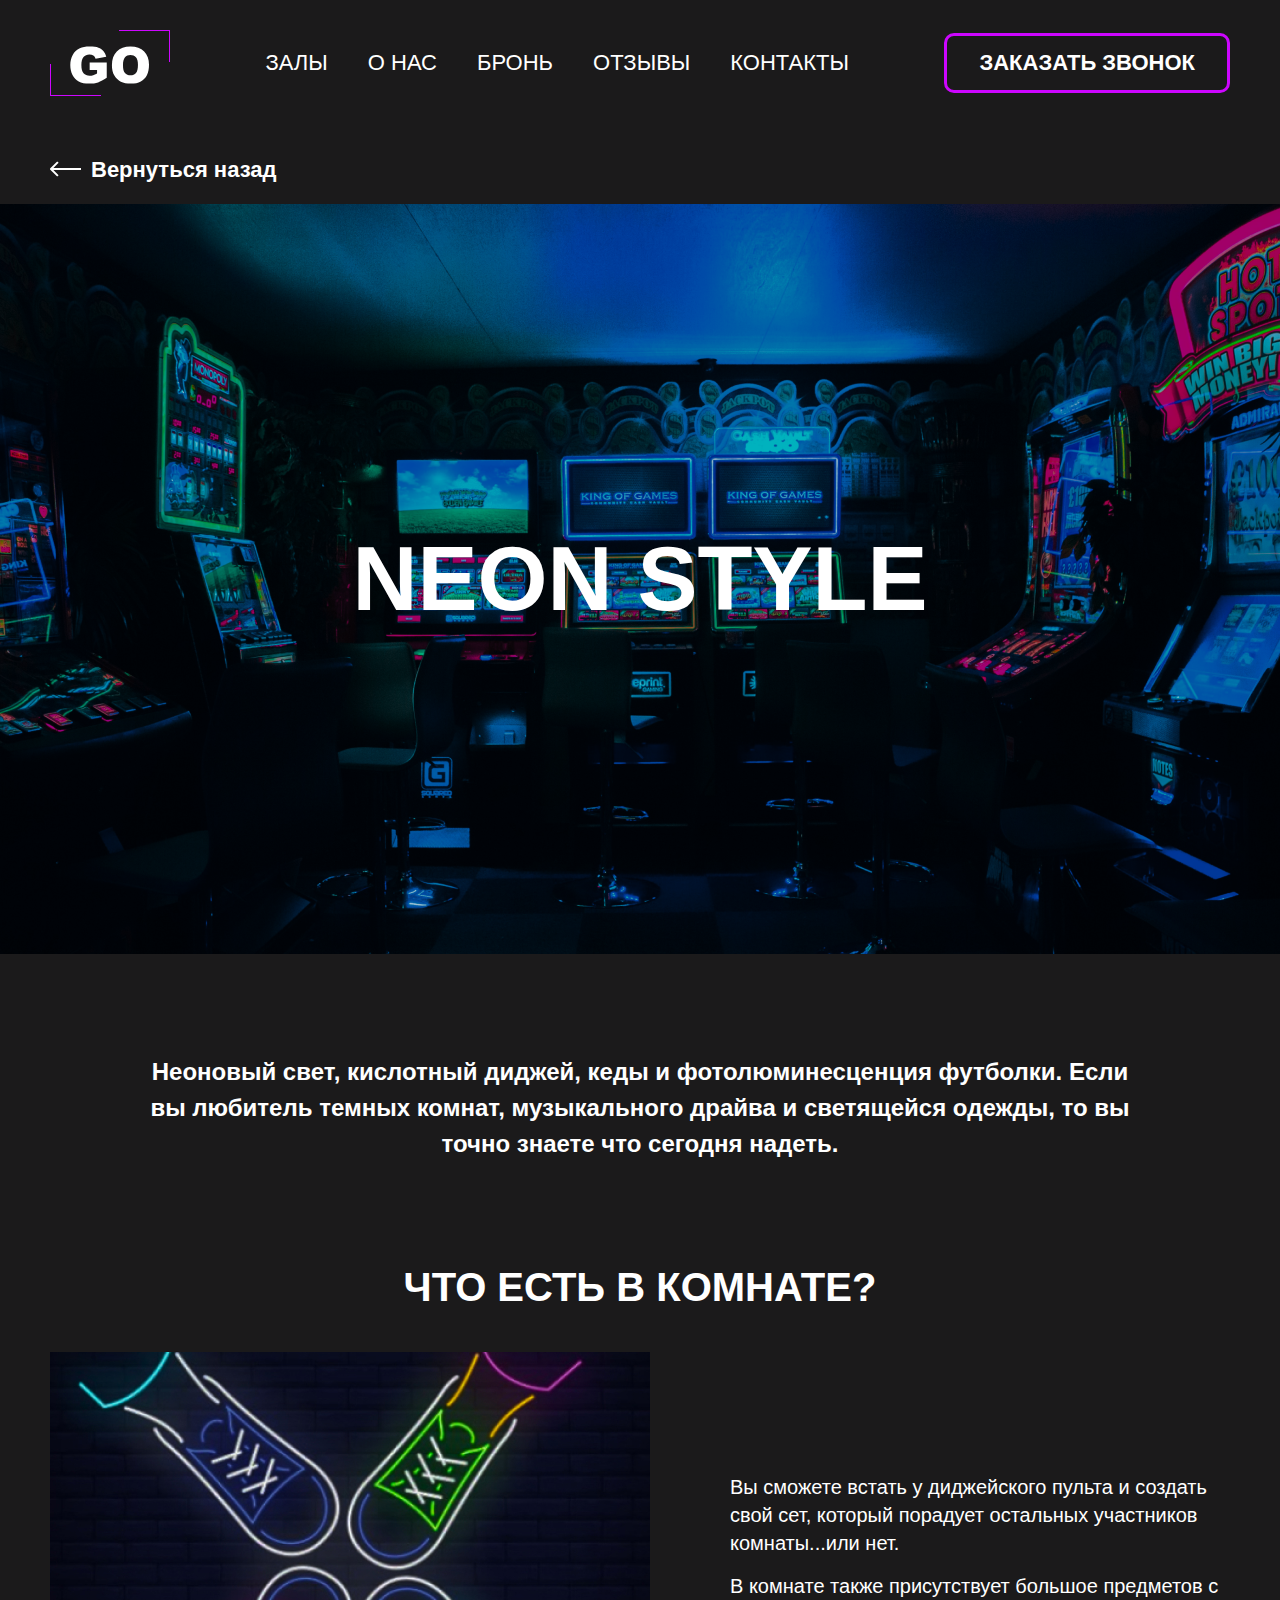
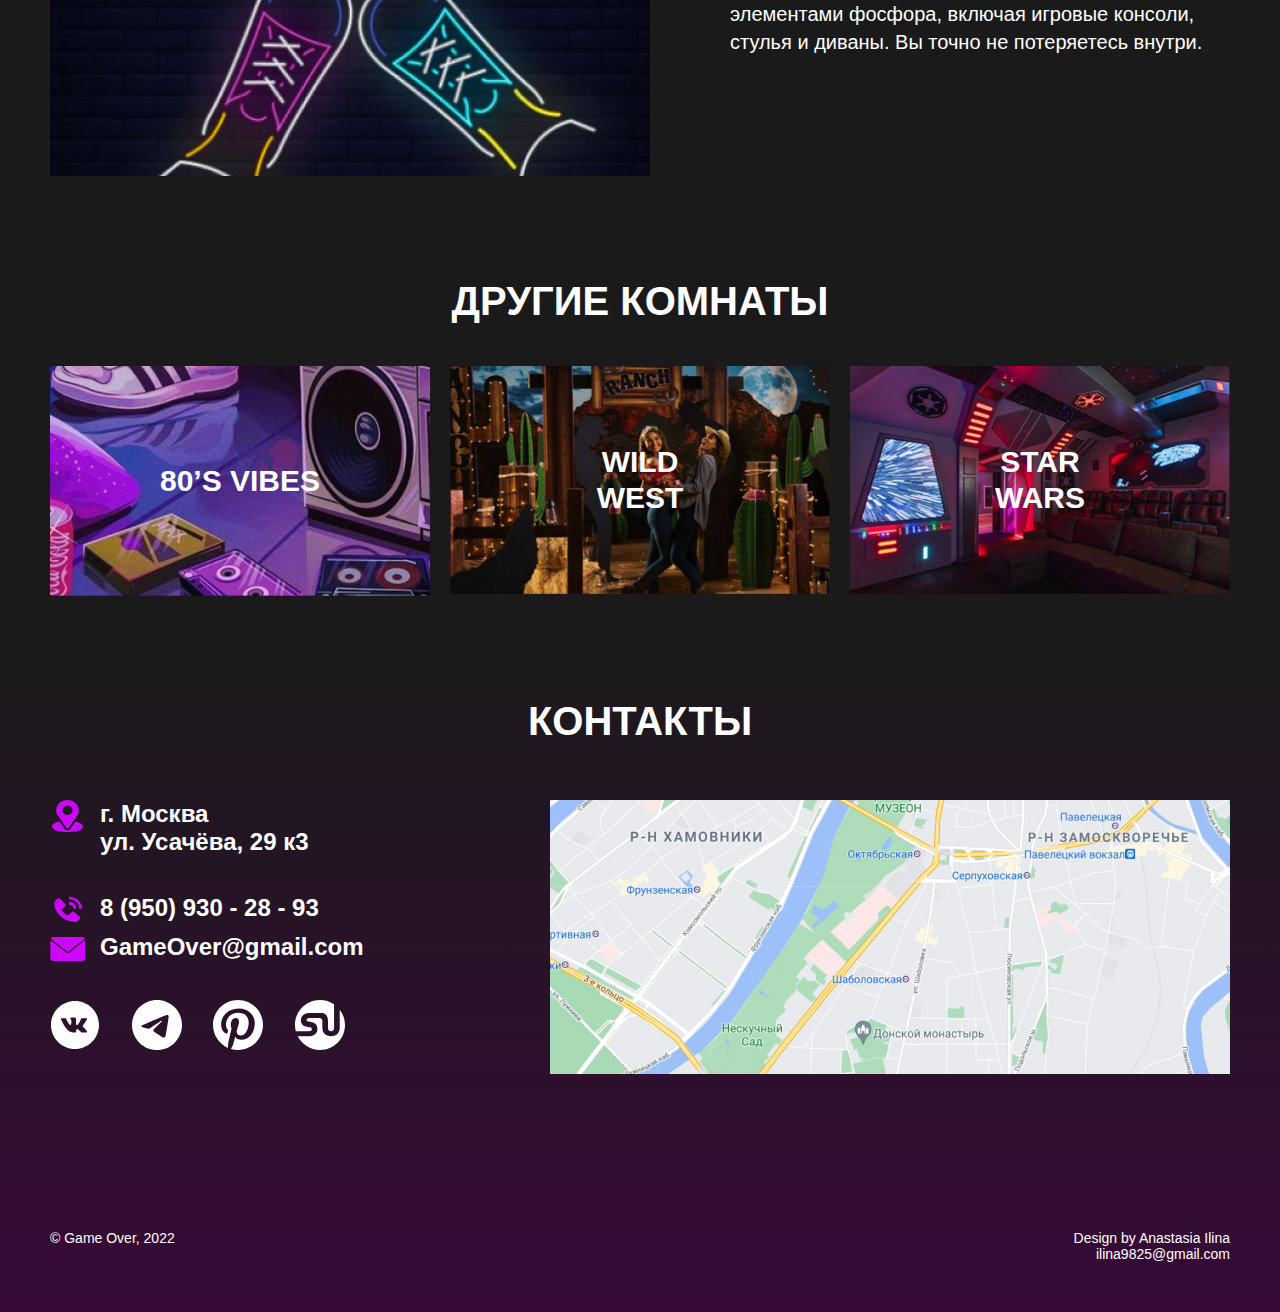
<file: neonstyle.html>
<!DOCTYPE html>
<html lang="ru">
  <head>
    <meta charset="UTF-8" />
    <meta name="viewport" content="width=device-width, initial-scale=1.0" />
    <link rel="icon" type="image/svg+xml" href="img/favicon.svg" />
    <link rel="icon" type="image/png" href="img/favicon.png" />
    <link rel="stylesheet" href="css/style.css" />
    <title>GO</title>
  </head>
  <body>
    <header class="header-room">
      <div class="container">
        <nav class="header-room__nav">
          <button class="burger"><span></span><span></span><span></span></button>
          <img class="header-room__img" src="img/logo-header.svg" alt="Логотип GO" />
          <ul class="header-room__list">
            <li><a class="header-room__link" href="index.html#halls">Залы</a></li>
            <li><a class="header-room__link" href="index.html#about">О нас</a></li>
            <li><a class="header-room__link" href="index.html#reserve">Бронь</a></li>
            <li><a class="header-room__link" href="index.html#reviews">Отзывы</a></li>
            <li><a class="header-room__link" href="index.html#contacts">Контакты</a></li>
          </ul>
          <button class="header-room__button" href="#">Заказать звонок</button>
        </nav>
        <a class="goto" href="index.html">Вернуться назад</a>
      </div>
    </header>

    <main>
      <section class="banner-room">
        <h2 class="banner-room__title banner-room__title_neon">neon style</h2>
        <div class="container">
          <p class="banner-room__text">
            Неоновый свет, кислотный диджей, кеды и фотолюминесценция футболки. Если вы любитель темных комнат, музыкального драйва и светящейся одежды, то вы точно знаете что сегодня надеть.
          </p>
        </div>
      </section>

      <section class="available-room">
        <div class="container">
          <h2 class="available-room__title title">Что есть в комнате?</h2>
          <div class="available-room__content">
            <div class="available-room__picture">
              <img class="available-room__img" src="img/room/neon_s.jpg" alt="" />
            </div>
            <div class="available-room__block">
              <p class="available-room__text">Вы сможете встать у диджейского пульта и создать свой сет, который порадует остальных участников комнаты...или нет.</p>
              <p class="available-room__text">В комнате также присутствует большое предметов с элементами фосфора, включая игровые консоли, стулья и диваны. Вы точно не потеряетесь внутри.</p>
            </div>
          </div>
        </div>
      </section>

      <section class="room">
        <div class="container">
          <h2 class="room__title title">Другие комнаты</h2>
          <ul class="room__list">
            <li class="room__item">
              <a class="room__link room__link_vibes80" href="vibes.html">80’s<span class="room__span">vibes</span></a>
              <a class="room__link room__link_vibes" href="vibes.html">80’s vibes</a>
            </li>
            <li class="room__item">
              <a class="room__link room__link_wild" href="wildwest.html">Wild<span class="room__span"> west</span></a>
            </li>
            <li class="room__item">
              <a class="room__link room__link_star" href="starwars.html">Star<span class="room__span">wars</span></a>
            </li>
          </ul>
        </div>
      </section>
    </main>
    <footer class="footer" id="contacts">
      <div class="container">
        <h2 class="footer__title title">Контакты</h2>

        <div class="footer__block">
          <div class="footer__contacts">
            <address class="footer__address address">
              <p class="address__link address__contacts address__contacts_bg_cart">г. Москва ул.&nbsp;Усачёва,&nbsp;29 к3</p>
              <a class="address__link address__contacts address__contacts_bg_tel" href="tel:89509302893">8 (950) 930 - 28 - 93</a>
              <a class="address__link address__contacts address__contacts_bg_mail" href="mailto:gameover@gmail.com">GameOver@gmail.com</a>
            </address>

            <ul class="social">
              <li class="social__item">
                <a class="social__link" href="#">
                  <svg width="50" height="50" viewbox="0 0 50 50" fill="currentColor" xmlns="http://www.w3.org/2000/svg">
                    <path
                      d="M24.9999 1C11.7449 1 0.999878 11.745 0.999878 25C0.999878 38.255 11.7449 49 24.9999 49C38.2549 49 48.9999 38.255 48.9999 25C48.9999 11.745 38.2549 1 24.9999 1ZM34.2299 28.0775C34.2299 28.0775 36.3524 30.1725 36.8749 31.145C36.8899 31.165 36.8974 31.185 36.9024 31.195C37.1149 31.5525 37.1649 31.83 37.0599 32.0375C36.8849 32.3825 36.2849 32.5525 36.0799 32.5675H32.3299C32.0699 32.5675 31.5249 32.5 30.8649 32.045C30.3574 31.69 29.8574 31.1075 29.3699 30.54C28.6424 29.695 28.0124 28.965 27.3774 28.965C27.2967 28.9649 27.2166 28.9775 27.1399 29.0025C26.6599 29.1575 26.0449 29.8425 26.0449 31.6675C26.0449 32.2375 25.5949 32.565 25.2774 32.565H23.5599C22.9749 32.565 19.9274 32.36 17.2274 29.5125C13.9224 26.025 10.9474 19.03 10.9224 18.965C10.7349 18.5125 11.1224 18.27 11.5449 18.27H15.3324C15.8374 18.27 16.0024 18.5775 16.1174 18.85C16.2524 19.1675 16.7474 20.43 17.5599 21.85C18.8774 24.165 19.6849 25.105 20.3324 25.105C20.4538 25.1036 20.573 25.0727 20.6799 25.015C21.5249 24.545 21.3674 21.5325 21.3299 20.9075C21.3299 20.79 21.3274 19.56 20.8949 18.97C20.5849 18.5425 20.0574 18.38 19.7374 18.32C19.8669 18.1413 20.0375 17.9964 20.2349 17.8975C20.8149 17.6075 21.8599 17.565 22.8974 17.565H23.4749C24.5999 17.58 24.8899 17.6525 25.2974 17.755C26.1224 17.9525 26.1399 18.485 26.0674 20.3075C26.0449 20.825 26.0224 21.41 26.0224 22.1C26.0224 22.25 26.0149 22.41 26.0149 22.58C25.9899 23.5075 25.9599 24.56 26.6149 24.9925C26.7003 25.0461 26.799 25.0746 26.8999 25.075C27.1274 25.075 27.8124 25.075 29.6674 21.8925C30.2395 20.8681 30.7366 19.8037 31.1549 18.7075C31.1924 18.6425 31.3024 18.4425 31.4324 18.365C31.5283 18.3161 31.6347 18.2912 31.7424 18.2925H36.1949C36.6799 18.2925 37.0124 18.365 37.0749 18.5525C37.1849 18.85 37.0549 19.7575 35.0224 22.51L34.1149 23.7075C32.2724 26.1225 32.2724 26.245 34.2299 28.0775Z"
                    />
                  </svg>
                </a>
              </li>

              <li class="social__item">
                <a class="social__link" href="#">
                  <svg width="50" height="50" viewbox="0 0 50 50" fill="currentColor" xmlns="http://www.w3.org/2000/svg">
                    <path
                      d="M49.9999 25C49.9999 31.6304 47.366 37.9893 42.6775 42.6777C37.9891 47.3661 31.6303 50 24.9999 50C18.3695 50 12.0106 47.3661 7.32221 42.6777C2.6338 37.9893 -0.00012207 31.6304 -0.00012207 25C-0.00012207 18.3696 2.6338 12.0107 7.32221 7.32233C12.0106 2.63392 18.3695 0 24.9999 0C31.6303 0 37.9891 2.63392 42.6775 7.32233C47.366 12.0107 49.9999 18.3696 49.9999 25ZM25.8968 18.4563C23.4655 19.4688 18.603 21.5625 11.3155 24.7375C10.1343 25.2062 9.51238 25.6687 9.45613 26.1187C9.36238 26.8781 10.3155 27.1781 11.6124 27.5875L12.1593 27.7594C13.4343 28.175 15.153 28.6594 16.0436 28.6781C16.8561 28.6969 17.7593 28.3656 18.7561 27.6781C25.5655 23.0813 29.0811 20.7594 29.2999 20.7094C29.4561 20.6719 29.6749 20.6281 29.8186 20.7594C29.9655 20.8875 29.9499 21.1344 29.9343 21.2C29.8405 21.6031 26.0999 25.0781 24.1655 26.8781C23.5624 27.4406 23.1343 27.8375 23.0468 27.9281C22.8541 28.125 22.6582 28.3188 22.4593 28.5094C21.2718 29.6531 20.3843 30.5094 22.5061 31.9094C23.528 32.5844 24.3468 33.1375 25.1624 33.6937C26.0499 34.3 26.9374 34.9031 28.0874 35.6594C28.378 35.8469 28.6593 36.05 28.9311 36.2437C29.9655 36.9812 30.8999 37.6437 32.0468 37.5375C32.7155 37.475 33.4061 36.85 33.7561 34.975C34.5843 30.5469 36.2124 20.9562 36.5874 17.0031C36.6103 16.6745 36.5966 16.3444 36.5468 16.0187C36.5173 15.756 36.3902 15.5139 36.1905 15.3406C35.9062 15.1443 35.5672 15.0427 35.2218 15.05C34.2843 15.0656 32.8374 15.5688 25.8968 18.4563Z"
                    />
                  </svg>
                </a>
              </li>

              <li class="social__item">
                <a class="social__link" href="#">
                  <svg width="50" height="50" viewbox="0 0 50 50" fill="currentColor" xmlns="http://www.w3.org/2000/svg">
                    <path
                      d="M25.0005 0C11.1947 0 -0.000152588 11.1936 -0.000152588 25.0006C-0.000152588 35.2378 6.15562 44.0314 14.9646 47.8981C14.8941 46.1526 14.9511 44.0558 15.3998 42.159C15.8806 40.1282 18.6165 28.5359 18.6165 28.5359C18.6165 28.5359 17.8178 26.9397 17.8178 24.5808C17.8178 20.8763 19.9652 18.1077 22.6383 18.1077C24.912 18.1077 26.0107 19.8154 26.0107 21.8609C26.0107 24.1468 24.5537 27.5635 23.8037 30.7327C23.1768 33.3859 25.1338 35.5481 27.7498 35.5481C32.4864 35.5481 35.6761 29.4647 35.6761 22.2558C35.6761 16.7782 31.9864 12.6769 25.2742 12.6769C17.6902 12.6769 12.9659 18.3321 12.9659 24.6487C12.9659 26.8282 13.6082 28.3635 14.6146 29.5513C15.0768 30.0981 15.1409 30.318 14.9736 30.9462C14.8537 31.4058 14.5781 32.5128 14.4646 32.9519C14.2986 33.5853 13.7857 33.8109 13.2127 33.5776C9.71972 32.1513 8.0928 28.3263 8.0928 24.0263C8.0928 16.9237 14.0819 8.40898 25.9601 8.40898C35.5056 8.40898 41.7877 15.316 41.7877 22.732C41.7877 32.5378 36.3351 39.8647 28.2979 39.8647C25.5998 39.8647 23.0607 38.4051 22.1909 36.7487C22.1909 36.7487 20.7396 42.5077 20.4325 43.6218C19.9024 45.5494 18.8646 47.4763 17.9159 48.9769C20.2162 49.6571 22.6024 50.0025 25.0011 50.0026C38.8063 50.0013 49.9998 38.8071 49.9998 25.0006C49.9998 11.1936 38.8063 0 25.0005 0Z"
                    />
                  </svg>
                </a>
              </li>

              <li class="social__item">
                <a class="social__link" href="#">
                  <svg width="50" height="50" viewbox="0 0 50 50" fill="currentColor" xmlns="http://www.w3.org/2000/svg">
                    <path
                      fill-rule="evenodd"
                      clip-rule="evenodd"
                      d="M44.7441 9.66919C48.1583 14.0494 50.0085 19.4463 49.9999 24.9999C49.9999 38.8051 38.805 49.9999 25.0006 49.9999C15.2871 49.9999 6.86597 44.4576 2.72751 36.3647H13.6237C18.816 36.3647 22.4429 33.566 22.4429 29.0923C22.4429 19.6108 11.5051 23.4737 11.5051 20.1089C11.5051 18.4878 12.8057 17.898 15.1858 17.898H22.7692C24.8711 17.898 27.3435 18.275 27.3435 20.5685V28.1243C27.3435 33.5955 31.6159 36.364 36.0441 36.364C40.548 36.364 44.7435 33.5955 44.7435 28.1243V9.66919H44.7441Z"
                    />
                    <path
                      fill-rule="evenodd"
                      clip-rule="evenodd"
                      d="M25.0005 2.43241e-05C30.0173 -0.00698868 34.919 1.50262 39.0626 4.33079V28.3013C39.0626 29.9628 37.7037 31.3224 36.0447 31.3224C34.3838 31.3224 33.0261 29.9628 33.0261 28.3013V21.1186C33.0261 15.3846 30.1242 12.9994 26.3447 12.9994H14.0441C9.59088 12.9994 5.89665 15.834 5.89665 20.3289C5.89665 22.6289 6.8819 25.9994 11.5415 26.8353C15.337 27.5186 16.8351 27.3199 16.8351 29.3506C16.8351 31.3224 14.6261 31.3224 11.7101 31.3224H0.808189C0.269676 29.2582 -0.0019826 27.1334 -0.000143311 25C-0.000143311 11.1981 11.196 2.43241e-05 25.0005 2.43241e-05Z"
                    />
                  </svg>
                </a>
              </li>
            </ul>
          </div>
          <div class="footer__picture">
            <img class="footer__img" src="img/map.jpg" alt="карта" />
          </div>
        </div>
        <div class="copyright">
          <p class="footer__text">© Game Over, 2022</p>
          <div class="copyright__block">
            <p class="footer__text">Design by Anastasia Ilina</p>
            <p class="footer__text">ilina9825@gmail.com</p>
          </div>
        </div>
      </div>
    </footer>
  </body>
</html>
</file>
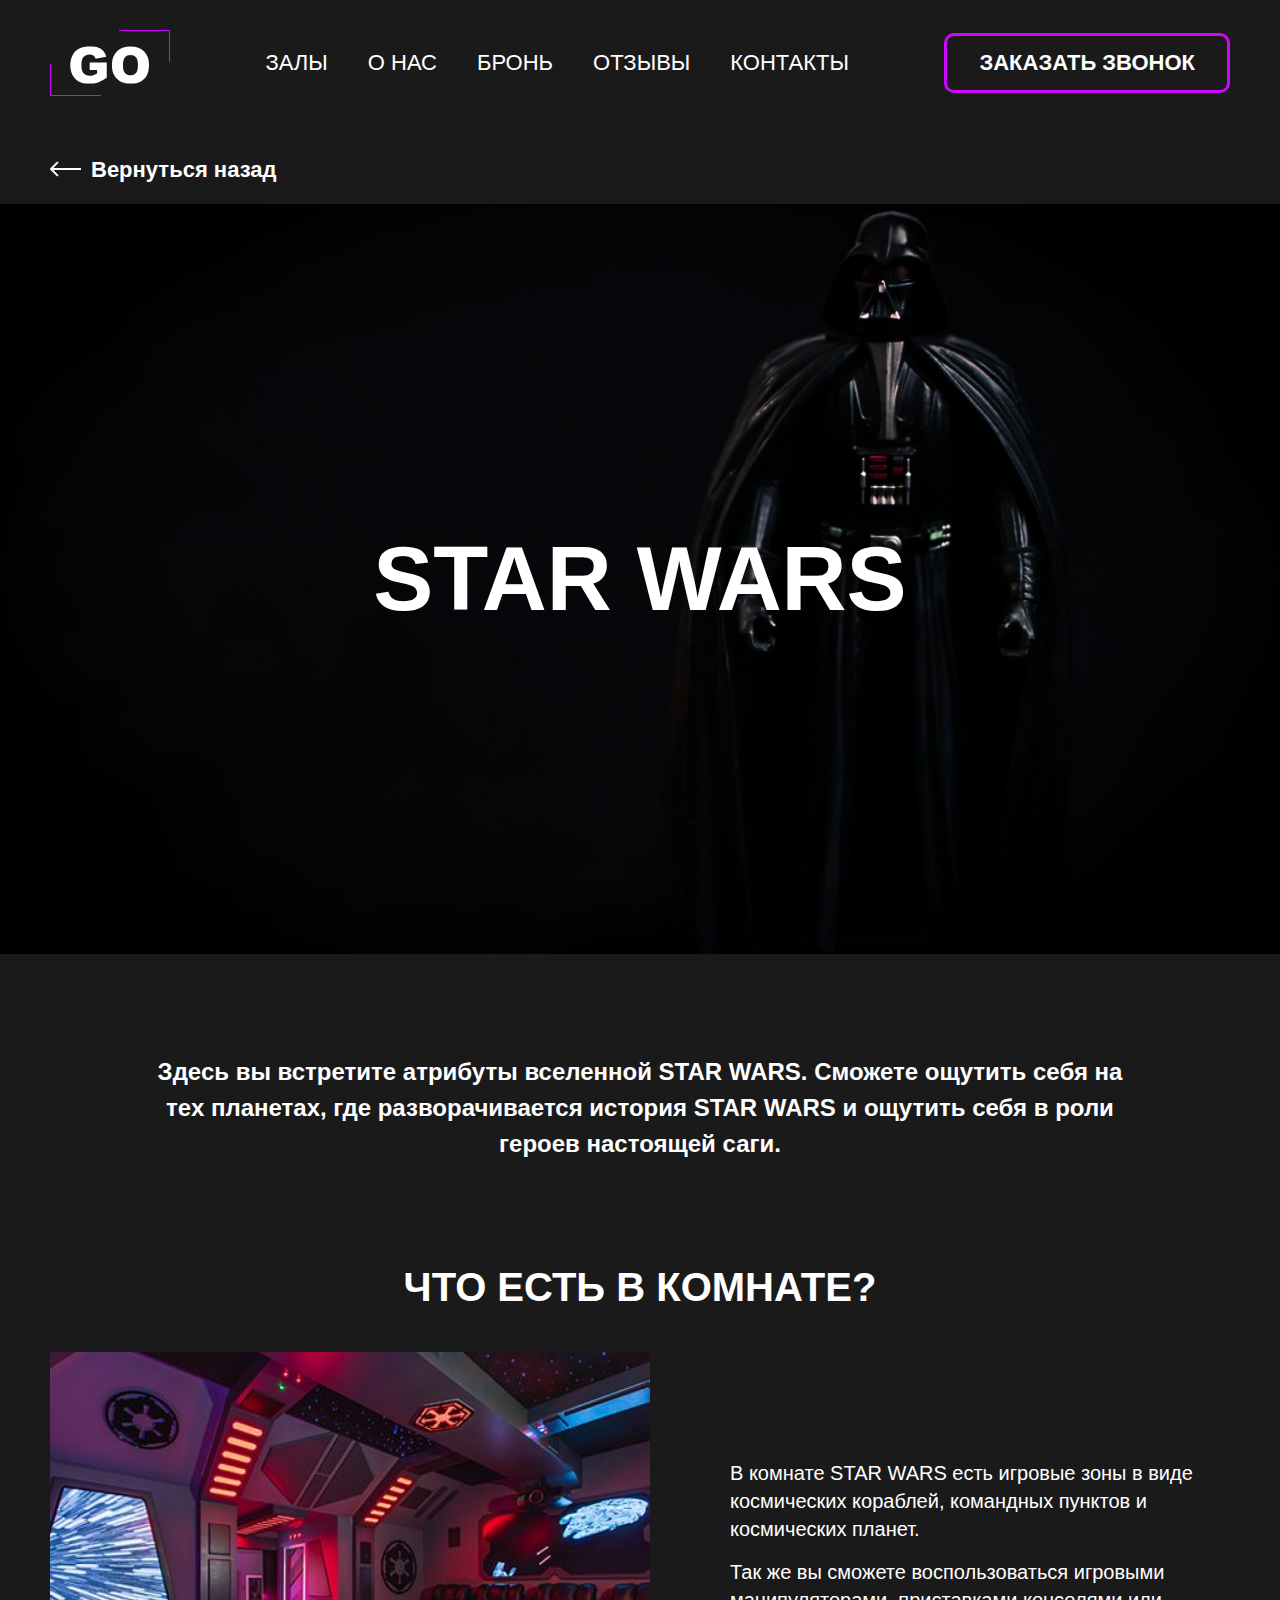
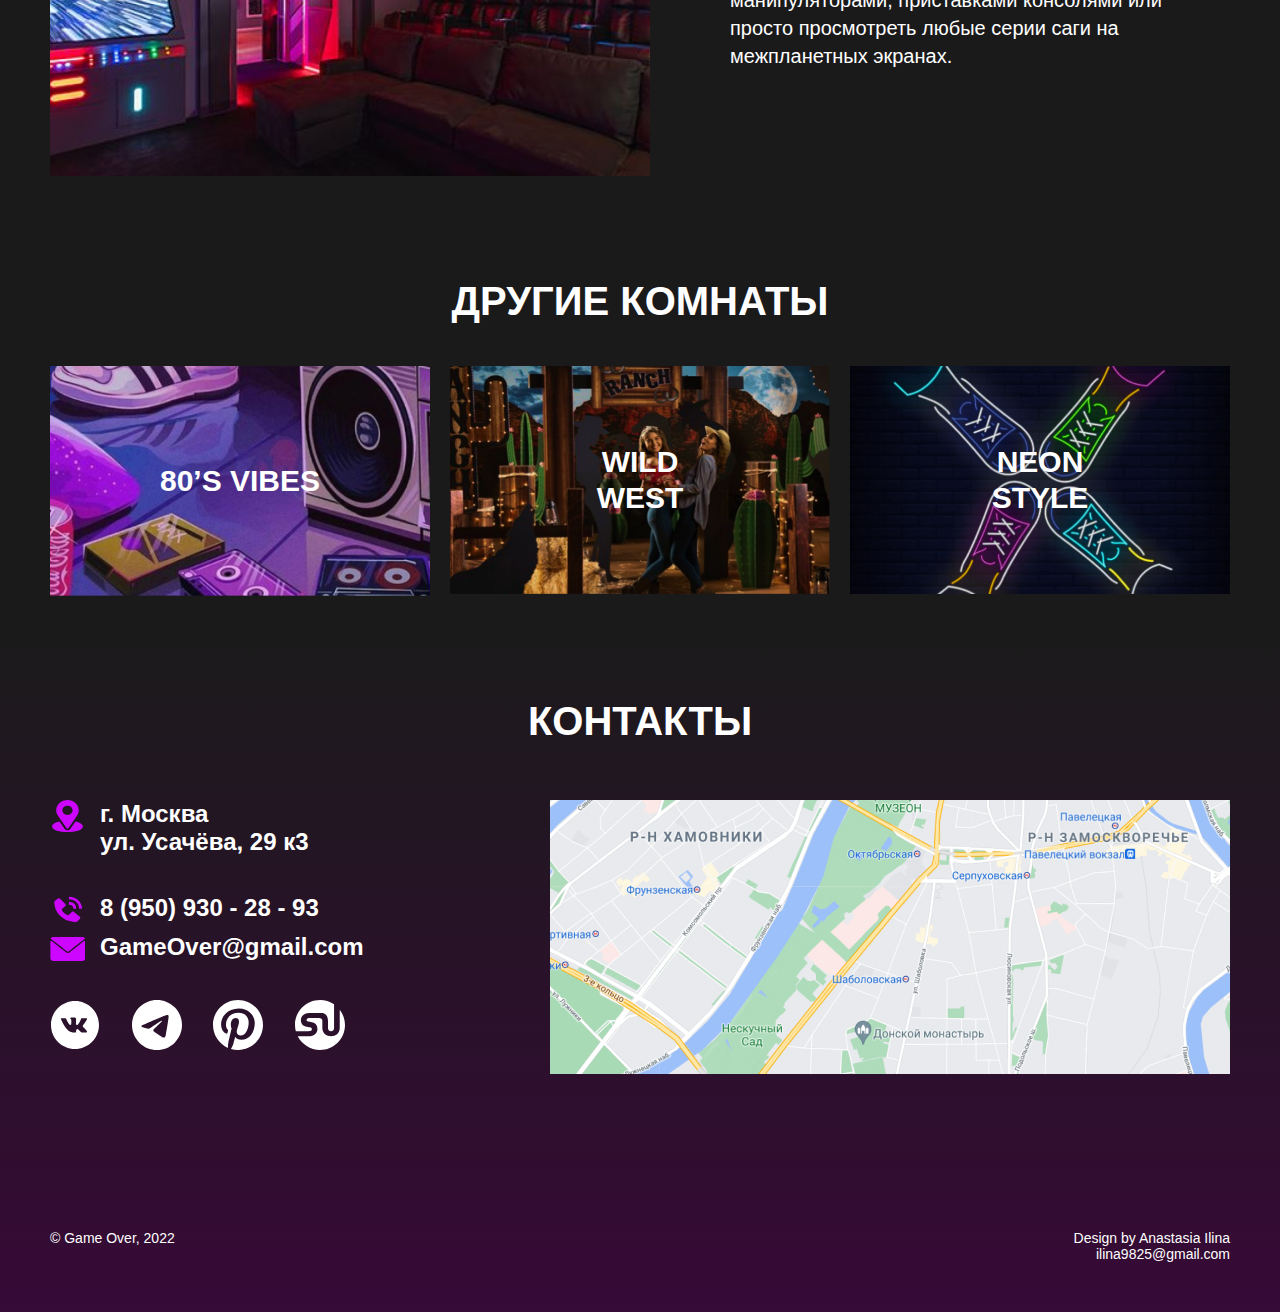
<file: starwars.html>
<!DOCTYPE html>
<html lang="ru">
  <head>
    <meta charset="UTF-8" />
    <meta name="viewport" content="width=device-width, initial-scale=1.0" />
    <link rel="icon" type="image/svg+xml" href="img/favicon.svg" />
    <link rel="icon" type="image/png" href="img/favicon.png" />
    <link rel="stylesheet" href="css/style.css" />
    <title>GO</title>
  </head>
  <body>
    <header class="header-room">
      <div class="container">
        <nav class="header-room__nav">
          <button class="burger"><span></span><span></span><span></span></button>
          <img class="header-room__img" src="img/logo-header.svg" alt="Логотип GO" />
          <ul class="header-room__list">
            <li><a class="header-room__link" href="index.html#halls">Залы</a></li>
            <li><a class="header-room__link" href="index.html#about">О нас</a></li>
            <li><a class="header-room__link" href="index.html#reserve">Бронь</a></li>
            <li><a class="header-room__link" href="index.html#reviews">Отзывы</a></li>
            <li><a class="header-room__link" href="index.html#contacts">Контакты</a></li>
          </ul>
          <button class="header-room__button" href="#">Заказать звонок</button>
        </nav>
        <a class="goto" href="index.html">Вернуться назад</a>
      </div>
    </header>

    <main>
      <section class="banner-room">
        <h2 class="banner-room__title banner-room__title_star">Star wars</h2>
        <div class="container">
          <p class="banner-room__text">
            Здесь вы встретите атрибуты вселенной STAR WARS. Сможете ощутить себя на тех планетах, где разворачивается история STAR WARS и ощутить себя в роли героев наcтоящей саги.  
          </p>
        </div>
      </section>

      <section class="available-room">
        <div class="container">
          <h2 class="available-room__title title">Что есть в комнате?</h2>
          <div class="available-room__content">
            <div class="available-room__picture">
              <img class="available-room__img" src="img/room/star-room.jpg" alt="" />
            </div>
            <div class="available-room__block">
              <p class="available-room__text">В комнате STAR WARS есть игровые зоны в виде космических кораблей, командных пунктов и космических планет.</p>
              <p class="available-room__text">Так же вы сможете воспользоваться игровыми манипуляторами, приставками консолями или просто просмотреть любые серии саги на межпланетных экранах.</p>
            </div>
          </div>
        </div>
      </section>

      <section class="room">
        <div class="container">
          <h2 class="room__title title">Другие комнаты</h2>
          <ul class="room__list">
            <li class="room__item">
              <a class="room__link room__link_vibes80" href="vibes.html">80’s<span class="room__span">vibes</span></a>
              <a class="room__link room__link_vibes" href="vibes.html">80’s vibes</a>
            </li>
            <li class="room__item">
              <a class="room__link room__link_wild" href="wildwest.html">Wild<span class="room__span"> west</span></a>
            </li>
           
            <li class="room__item">
              <a class="room__link room__link_neon" href="neonstyle.html">Neon<span class="room__span">style</span></a>
            </li>
          </ul>
        </div>
      </section>
    </main>
    <footer class="footer" id="contacts">
      <div class="container">
        <h2 class="footer__title title">Контакты</h2>

        <div class="footer__block">
          <div class="footer__contacts">
            <address class="footer__address address">
              <p class="address__link address__contacts address__contacts_bg_cart">г. Москва ул.&nbsp;Усачёва,&nbsp;29 к3</p>
              <a class="address__link address__contacts address__contacts_bg_tel" href="tel:89509302893">8 (950) 930 - 28 - 93</a>
              <a class="address__link address__contacts address__contacts_bg_mail" href="mailto:gameover@gmail.com">GameOver@gmail.com</a>
            </address>

            <ul class="social">
              <li class="social__item">
                <a class="social__link" href="#">
                  <svg width="50" height="50" viewbox="0 0 50 50" fill="currentColor" xmlns="http://www.w3.org/2000/svg">
                    <path
                      d="M24.9999 1C11.7449 1 0.999878 11.745 0.999878 25C0.999878 38.255 11.7449 49 24.9999 49C38.2549 49 48.9999 38.255 48.9999 25C48.9999 11.745 38.2549 1 24.9999 1ZM34.2299 28.0775C34.2299 28.0775 36.3524 30.1725 36.8749 31.145C36.8899 31.165 36.8974 31.185 36.9024 31.195C37.1149 31.5525 37.1649 31.83 37.0599 32.0375C36.8849 32.3825 36.2849 32.5525 36.0799 32.5675H32.3299C32.0699 32.5675 31.5249 32.5 30.8649 32.045C30.3574 31.69 29.8574 31.1075 29.3699 30.54C28.6424 29.695 28.0124 28.965 27.3774 28.965C27.2967 28.9649 27.2166 28.9775 27.1399 29.0025C26.6599 29.1575 26.0449 29.8425 26.0449 31.6675C26.0449 32.2375 25.5949 32.565 25.2774 32.565H23.5599C22.9749 32.565 19.9274 32.36 17.2274 29.5125C13.9224 26.025 10.9474 19.03 10.9224 18.965C10.7349 18.5125 11.1224 18.27 11.5449 18.27H15.3324C15.8374 18.27 16.0024 18.5775 16.1174 18.85C16.2524 19.1675 16.7474 20.43 17.5599 21.85C18.8774 24.165 19.6849 25.105 20.3324 25.105C20.4538 25.1036 20.573 25.0727 20.6799 25.015C21.5249 24.545 21.3674 21.5325 21.3299 20.9075C21.3299 20.79 21.3274 19.56 20.8949 18.97C20.5849 18.5425 20.0574 18.38 19.7374 18.32C19.8669 18.1413 20.0375 17.9964 20.2349 17.8975C20.8149 17.6075 21.8599 17.565 22.8974 17.565H23.4749C24.5999 17.58 24.8899 17.6525 25.2974 17.755C26.1224 17.9525 26.1399 18.485 26.0674 20.3075C26.0449 20.825 26.0224 21.41 26.0224 22.1C26.0224 22.25 26.0149 22.41 26.0149 22.58C25.9899 23.5075 25.9599 24.56 26.6149 24.9925C26.7003 25.0461 26.799 25.0746 26.8999 25.075C27.1274 25.075 27.8124 25.075 29.6674 21.8925C30.2395 20.8681 30.7366 19.8037 31.1549 18.7075C31.1924 18.6425 31.3024 18.4425 31.4324 18.365C31.5283 18.3161 31.6347 18.2912 31.7424 18.2925H36.1949C36.6799 18.2925 37.0124 18.365 37.0749 18.5525C37.1849 18.85 37.0549 19.7575 35.0224 22.51L34.1149 23.7075C32.2724 26.1225 32.2724 26.245 34.2299 28.0775Z"
                    />
                  </svg>
                </a>
              </li>

              <li class="social__item">
                <a class="social__link" href="#">
                  <svg width="50" height="50" viewbox="0 0 50 50" fill="currentColor" xmlns="http://www.w3.org/2000/svg">
                    <path
                      d="M49.9999 25C49.9999 31.6304 47.366 37.9893 42.6775 42.6777C37.9891 47.3661 31.6303 50 24.9999 50C18.3695 50 12.0106 47.3661 7.32221 42.6777C2.6338 37.9893 -0.00012207 31.6304 -0.00012207 25C-0.00012207 18.3696 2.6338 12.0107 7.32221 7.32233C12.0106 2.63392 18.3695 0 24.9999 0C31.6303 0 37.9891 2.63392 42.6775 7.32233C47.366 12.0107 49.9999 18.3696 49.9999 25ZM25.8968 18.4563C23.4655 19.4688 18.603 21.5625 11.3155 24.7375C10.1343 25.2062 9.51238 25.6687 9.45613 26.1187C9.36238 26.8781 10.3155 27.1781 11.6124 27.5875L12.1593 27.7594C13.4343 28.175 15.153 28.6594 16.0436 28.6781C16.8561 28.6969 17.7593 28.3656 18.7561 27.6781C25.5655 23.0813 29.0811 20.7594 29.2999 20.7094C29.4561 20.6719 29.6749 20.6281 29.8186 20.7594C29.9655 20.8875 29.9499 21.1344 29.9343 21.2C29.8405 21.6031 26.0999 25.0781 24.1655 26.8781C23.5624 27.4406 23.1343 27.8375 23.0468 27.9281C22.8541 28.125 22.6582 28.3188 22.4593 28.5094C21.2718 29.6531 20.3843 30.5094 22.5061 31.9094C23.528 32.5844 24.3468 33.1375 25.1624 33.6937C26.0499 34.3 26.9374 34.9031 28.0874 35.6594C28.378 35.8469 28.6593 36.05 28.9311 36.2437C29.9655 36.9812 30.8999 37.6437 32.0468 37.5375C32.7155 37.475 33.4061 36.85 33.7561 34.975C34.5843 30.5469 36.2124 20.9562 36.5874 17.0031C36.6103 16.6745 36.5966 16.3444 36.5468 16.0187C36.5173 15.756 36.3902 15.5139 36.1905 15.3406C35.9062 15.1443 35.5672 15.0427 35.2218 15.05C34.2843 15.0656 32.8374 15.5688 25.8968 18.4563Z"
                    />
                  </svg>
                </a>
              </li>

              <li class="social__item">
                <a class="social__link" href="#">
                  <svg width="50" height="50" viewbox="0 0 50 50" fill="currentColor" xmlns="http://www.w3.org/2000/svg">
                    <path
                      d="M25.0005 0C11.1947 0 -0.000152588 11.1936 -0.000152588 25.0006C-0.000152588 35.2378 6.15562 44.0314 14.9646 47.8981C14.8941 46.1526 14.9511 44.0558 15.3998 42.159C15.8806 40.1282 18.6165 28.5359 18.6165 28.5359C18.6165 28.5359 17.8178 26.9397 17.8178 24.5808C17.8178 20.8763 19.9652 18.1077 22.6383 18.1077C24.912 18.1077 26.0107 19.8154 26.0107 21.8609C26.0107 24.1468 24.5537 27.5635 23.8037 30.7327C23.1768 33.3859 25.1338 35.5481 27.7498 35.5481C32.4864 35.5481 35.6761 29.4647 35.6761 22.2558C35.6761 16.7782 31.9864 12.6769 25.2742 12.6769C17.6902 12.6769 12.9659 18.3321 12.9659 24.6487C12.9659 26.8282 13.6082 28.3635 14.6146 29.5513C15.0768 30.0981 15.1409 30.318 14.9736 30.9462C14.8537 31.4058 14.5781 32.5128 14.4646 32.9519C14.2986 33.5853 13.7857 33.8109 13.2127 33.5776C9.71972 32.1513 8.0928 28.3263 8.0928 24.0263C8.0928 16.9237 14.0819 8.40898 25.9601 8.40898C35.5056 8.40898 41.7877 15.316 41.7877 22.732C41.7877 32.5378 36.3351 39.8647 28.2979 39.8647C25.5998 39.8647 23.0607 38.4051 22.1909 36.7487C22.1909 36.7487 20.7396 42.5077 20.4325 43.6218C19.9024 45.5494 18.8646 47.4763 17.9159 48.9769C20.2162 49.6571 22.6024 50.0025 25.0011 50.0026C38.8063 50.0013 49.9998 38.8071 49.9998 25.0006C49.9998 11.1936 38.8063 0 25.0005 0Z"
                    />
                  </svg>
                </a>
              </li>

              <li class="social__item">
                <a class="social__link" href="#">
                  <svg width="50" height="50" viewbox="0 0 50 50" fill="currentColor" xmlns="http://www.w3.org/2000/svg">
                    <path
                      fill-rule="evenodd"
                      clip-rule="evenodd"
                      d="M44.7441 9.66919C48.1583 14.0494 50.0085 19.4463 49.9999 24.9999C49.9999 38.8051 38.805 49.9999 25.0006 49.9999C15.2871 49.9999 6.86597 44.4576 2.72751 36.3647H13.6237C18.816 36.3647 22.4429 33.566 22.4429 29.0923C22.4429 19.6108 11.5051 23.4737 11.5051 20.1089C11.5051 18.4878 12.8057 17.898 15.1858 17.898H22.7692C24.8711 17.898 27.3435 18.275 27.3435 20.5685V28.1243C27.3435 33.5955 31.6159 36.364 36.0441 36.364C40.548 36.364 44.7435 33.5955 44.7435 28.1243V9.66919H44.7441Z"
                    />
                    <path
                      fill-rule="evenodd"
                      clip-rule="evenodd"
                      d="M25.0005 2.43241e-05C30.0173 -0.00698868 34.919 1.50262 39.0626 4.33079V28.3013C39.0626 29.9628 37.7037 31.3224 36.0447 31.3224C34.3838 31.3224 33.0261 29.9628 33.0261 28.3013V21.1186C33.0261 15.3846 30.1242 12.9994 26.3447 12.9994H14.0441C9.59088 12.9994 5.89665 15.834 5.89665 20.3289C5.89665 22.6289 6.8819 25.9994 11.5415 26.8353C15.337 27.5186 16.8351 27.3199 16.8351 29.3506C16.8351 31.3224 14.6261 31.3224 11.7101 31.3224H0.808189C0.269676 29.2582 -0.0019826 27.1334 -0.000143311 25C-0.000143311 11.1981 11.196 2.43241e-05 25.0005 2.43241e-05Z"
                    />
                  </svg>
                </a>
              </li>
            </ul>
          </div>
          <div class="footer__picture">
            <img class="footer__img" src="img/map.jpg" alt="карта" />
          </div>
        </div>
        <div class="copyright">
          <p class="footer__text">© Game Over, 2022</p>
          <div class="copyright__block">
            <p class="footer__text">Design by Anastasia Ilina</p>
            <p class="footer__text">ilina9825@gmail.com</p>
          </div>
        </div>
      </div>
    </footer>
  </body>
</html>
</file>
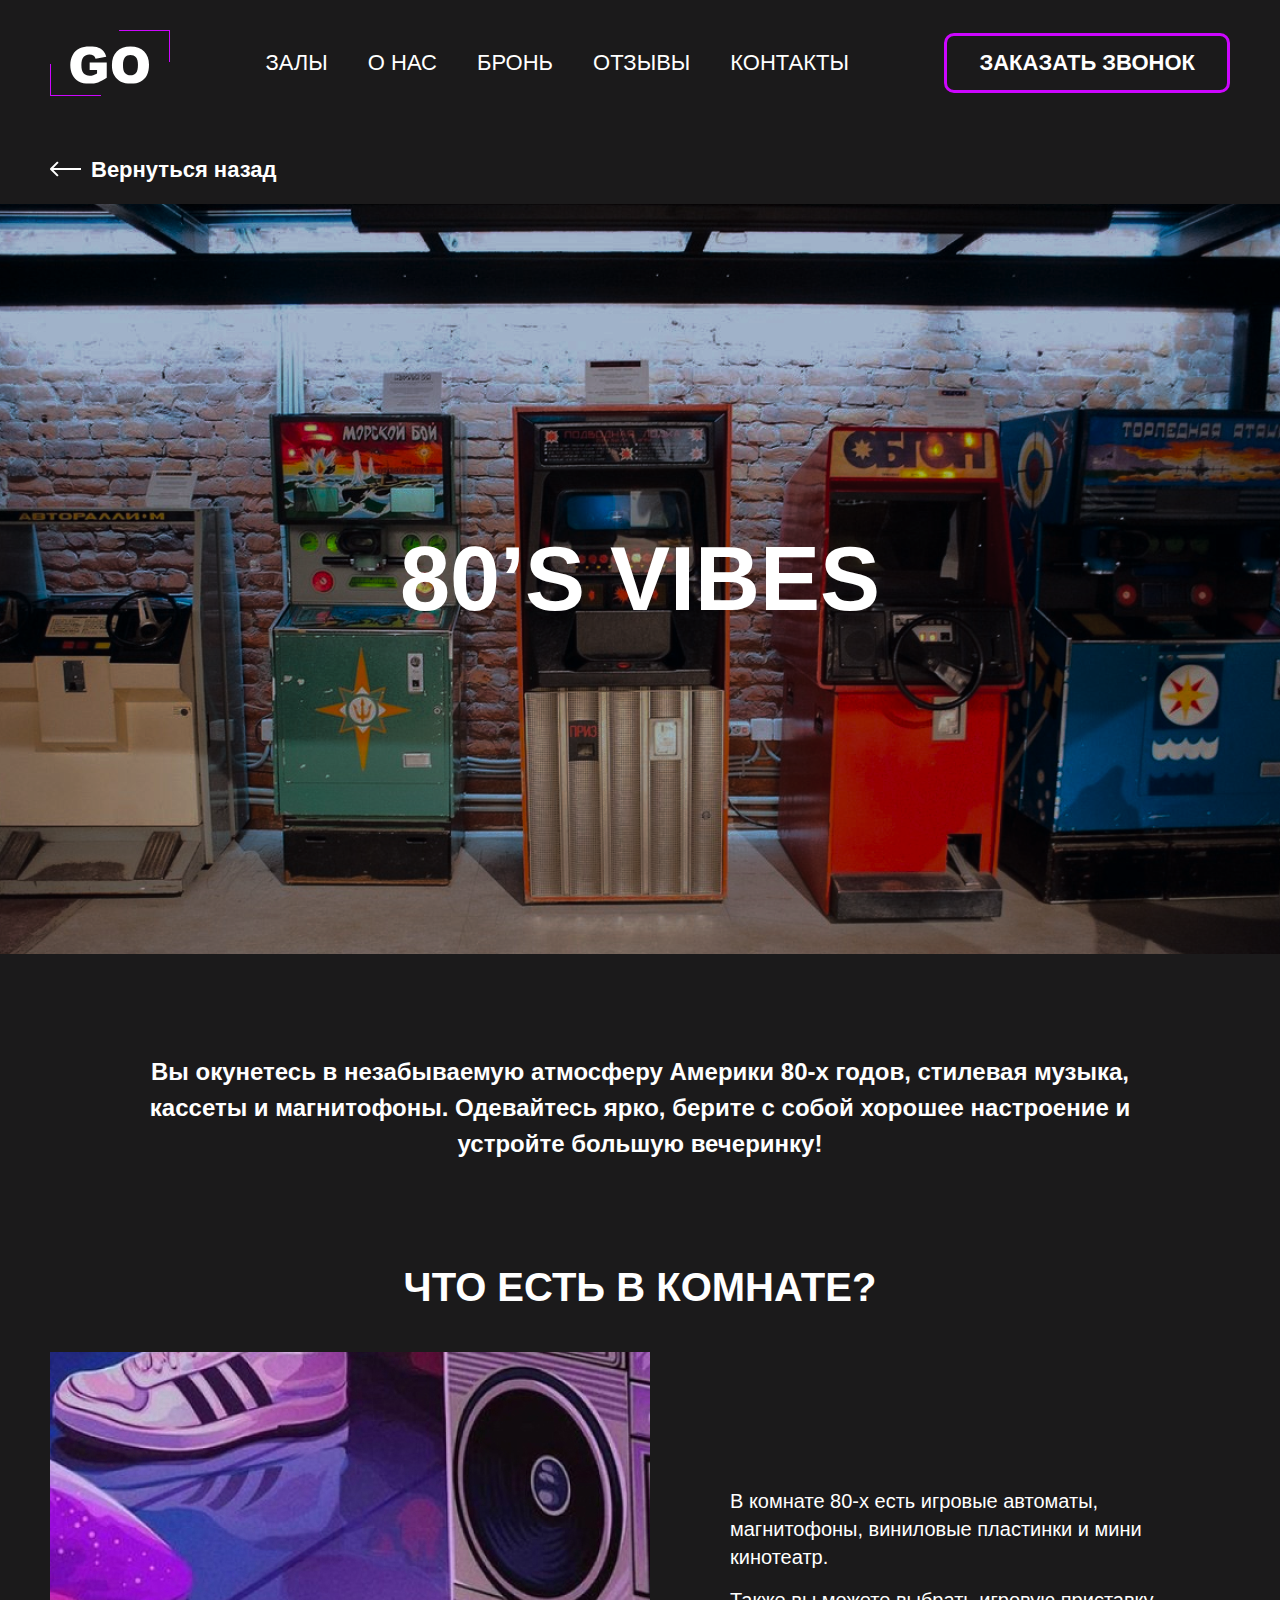
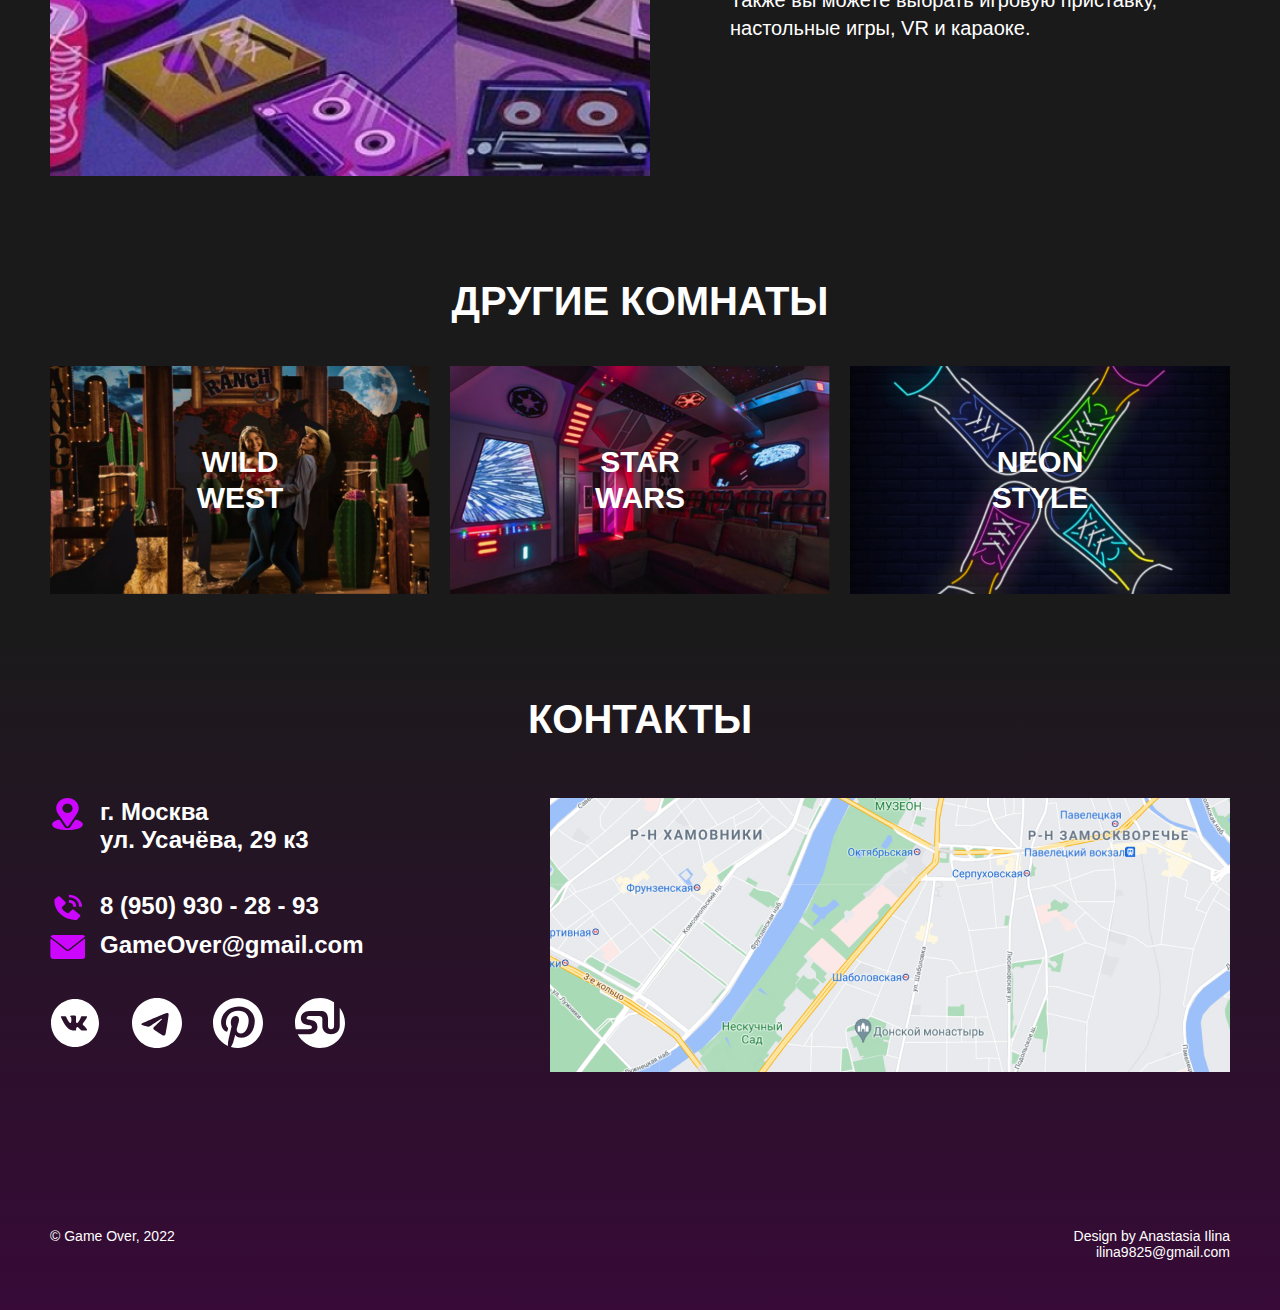
<file: vibes.html>
<!DOCTYPE html>
<html lang="ru">
  <head>
    <meta charset="UTF-8" />
    <meta name="viewport" content="width=device-width, initial-scale=1.0" />
    <link rel="icon" type="image/svg+xml" href="img/favicon.svg" />
    <link rel="icon" type="image/png" href="img/favicon.png" />
    <link rel="stylesheet" href="css/style.css" />
    <title>GO</title>
  </head>
  <body>
    <header class="header-room">
      <div class="container">
        <nav class="header-room__nav">
          <button class="burger"><span></span><span></span><span></span></button>
          <img class="header-room__img" src="img/logo-header.svg" alt="Логотип GO" />
          <ul class="header-room__list">
            <li><a class="header-room__link" href="index.html#halls">Залы</a></li>
            <li><a class="header-room__link" href="index.html#about">О нас</a></li>
            <li><a class="header-room__link" href="index.html#reserve">Бронь</a></li>
            <li><a class="header-room__link" href="index.html#reviews">Отзывы</a></li>
            <li><a class="header-room__link" href="index.html#contacts">Контакты</a></li>
          </ul>
          <button class="header-room__button" href="#">Заказать звонок</button>
        </nav>
        <a class="goto" href="index.html">Вернуться назад</a>
      </div>
    </header>

    <main>
      <section class="banner-room">
        <h2 class="banner-room__title banner-room__title_vibes">80’s vibes</h2>
        <div class="container">
          <p class="banner-room__text">
            Вы окунетесь в незабываемую атмосферу Америки 80-х годов, стилевая музыка, кассеты и магнитофоны. Одевайтесь ярко, берите с собой хорошее настроение и устройте большую вечеринку!
          </p>
        </div>
      </section>

      <section class="available-room">
        <div class="container">
          <h2 class="available-room__title title">Что есть в комнате?</h2>
          <div class="available-room__content">
            <div class="available-room__picture">
              <img class="available-room__img" src="img/room/vibes-room.jpg" alt="" />
            </div>
            <div class="available-room__block">
              <p class="available-room__text">В комнате 80-х есть игровые автоматы, магнитофоны, виниловые пластинки и мини кинотеатр.</p>
              <p class="available-room__text">Также вы можете выбрать игровую приставку, настольные игры, VR и караоке.</p>
            </div>
          </div>
        </div>
      </section>

      <section class="room">
        <div class="container">
          <h2 class="room__title title">Другие комнаты</h2>
          <ul class="room__list">
            <li class="room__item">
              <a class="room__link room__link_wild" href="wildwest.html">Wild<span class="room__span"> west</span></a>
            </li>
            <li class="room__item">
              <a class="room__link room__link_star" href="starwars.html">Star<span class="room__span">wars</span></a>
            </li>
            <li class="room__item">
              <a class="room__link room__link_neon" href="neonstyle.html">Neon<span class="room__span">style</span></a>
            </li>
          </ul>
        </div>
      </section>
    </main>
    <footer class="footer" id="contacts">
      <div class="container">
        <h2 class="footer__title title">Контакты</h2>

        <div class="footer__block">
          <div class="footer__contacts">
            <address class="footer__address address">
              <p class="address__link address__contacts address__contacts_bg_cart">г. Москва ул.&nbsp;Усачёва,&nbsp;29 к3</p>
              <a class="address__link address__contacts address__contacts_bg_tel" href="tel:89509302893">8 (950) 930 - 28 - 93</a>
              <a class="address__link address__contacts address__contacts_bg_mail" href="mailto:gameover@gmail.com">GameOver@gmail.com</a>
            </address>

            <ul class="social">
              <li class="social__item">
                <a class="social__link" href="#">
                  <svg width="50" height="50" viewbox="0 0 50 50" fill="currentColor" xmlns="http://www.w3.org/2000/svg">
                    <path
                      d="M24.9999 1C11.7449 1 0.999878 11.745 0.999878 25C0.999878 38.255 11.7449 49 24.9999 49C38.2549 49 48.9999 38.255 48.9999 25C48.9999 11.745 38.2549 1 24.9999 1ZM34.2299 28.0775C34.2299 28.0775 36.3524 30.1725 36.8749 31.145C36.8899 31.165 36.8974 31.185 36.9024 31.195C37.1149 31.5525 37.1649 31.83 37.0599 32.0375C36.8849 32.3825 36.2849 32.5525 36.0799 32.5675H32.3299C32.0699 32.5675 31.5249 32.5 30.8649 32.045C30.3574 31.69 29.8574 31.1075 29.3699 30.54C28.6424 29.695 28.0124 28.965 27.3774 28.965C27.2967 28.9649 27.2166 28.9775 27.1399 29.0025C26.6599 29.1575 26.0449 29.8425 26.0449 31.6675C26.0449 32.2375 25.5949 32.565 25.2774 32.565H23.5599C22.9749 32.565 19.9274 32.36 17.2274 29.5125C13.9224 26.025 10.9474 19.03 10.9224 18.965C10.7349 18.5125 11.1224 18.27 11.5449 18.27H15.3324C15.8374 18.27 16.0024 18.5775 16.1174 18.85C16.2524 19.1675 16.7474 20.43 17.5599 21.85C18.8774 24.165 19.6849 25.105 20.3324 25.105C20.4538 25.1036 20.573 25.0727 20.6799 25.015C21.5249 24.545 21.3674 21.5325 21.3299 20.9075C21.3299 20.79 21.3274 19.56 20.8949 18.97C20.5849 18.5425 20.0574 18.38 19.7374 18.32C19.8669 18.1413 20.0375 17.9964 20.2349 17.8975C20.8149 17.6075 21.8599 17.565 22.8974 17.565H23.4749C24.5999 17.58 24.8899 17.6525 25.2974 17.755C26.1224 17.9525 26.1399 18.485 26.0674 20.3075C26.0449 20.825 26.0224 21.41 26.0224 22.1C26.0224 22.25 26.0149 22.41 26.0149 22.58C25.9899 23.5075 25.9599 24.56 26.6149 24.9925C26.7003 25.0461 26.799 25.0746 26.8999 25.075C27.1274 25.075 27.8124 25.075 29.6674 21.8925C30.2395 20.8681 30.7366 19.8037 31.1549 18.7075C31.1924 18.6425 31.3024 18.4425 31.4324 18.365C31.5283 18.3161 31.6347 18.2912 31.7424 18.2925H36.1949C36.6799 18.2925 37.0124 18.365 37.0749 18.5525C37.1849 18.85 37.0549 19.7575 35.0224 22.51L34.1149 23.7075C32.2724 26.1225 32.2724 26.245 34.2299 28.0775Z"
                    />
                  </svg>
                </a>
              </li>

              <li class="social__item">
                <a class="social__link" href="#">
                  <svg width="50" height="50" viewbox="0 0 50 50" fill="currentColor" xmlns="http://www.w3.org/2000/svg">
                    <path
                      d="M49.9999 25C49.9999 31.6304 47.366 37.9893 42.6775 42.6777C37.9891 47.3661 31.6303 50 24.9999 50C18.3695 50 12.0106 47.3661 7.32221 42.6777C2.6338 37.9893 -0.00012207 31.6304 -0.00012207 25C-0.00012207 18.3696 2.6338 12.0107 7.32221 7.32233C12.0106 2.63392 18.3695 0 24.9999 0C31.6303 0 37.9891 2.63392 42.6775 7.32233C47.366 12.0107 49.9999 18.3696 49.9999 25ZM25.8968 18.4563C23.4655 19.4688 18.603 21.5625 11.3155 24.7375C10.1343 25.2062 9.51238 25.6687 9.45613 26.1187C9.36238 26.8781 10.3155 27.1781 11.6124 27.5875L12.1593 27.7594C13.4343 28.175 15.153 28.6594 16.0436 28.6781C16.8561 28.6969 17.7593 28.3656 18.7561 27.6781C25.5655 23.0813 29.0811 20.7594 29.2999 20.7094C29.4561 20.6719 29.6749 20.6281 29.8186 20.7594C29.9655 20.8875 29.9499 21.1344 29.9343 21.2C29.8405 21.6031 26.0999 25.0781 24.1655 26.8781C23.5624 27.4406 23.1343 27.8375 23.0468 27.9281C22.8541 28.125 22.6582 28.3188 22.4593 28.5094C21.2718 29.6531 20.3843 30.5094 22.5061 31.9094C23.528 32.5844 24.3468 33.1375 25.1624 33.6937C26.0499 34.3 26.9374 34.9031 28.0874 35.6594C28.378 35.8469 28.6593 36.05 28.9311 36.2437C29.9655 36.9812 30.8999 37.6437 32.0468 37.5375C32.7155 37.475 33.4061 36.85 33.7561 34.975C34.5843 30.5469 36.2124 20.9562 36.5874 17.0031C36.6103 16.6745 36.5966 16.3444 36.5468 16.0187C36.5173 15.756 36.3902 15.5139 36.1905 15.3406C35.9062 15.1443 35.5672 15.0427 35.2218 15.05C34.2843 15.0656 32.8374 15.5688 25.8968 18.4563Z"
                    />
                  </svg>
                </a>
              </li>

              <li class="social__item">
                <a class="social__link" href="#">
                  <svg width="50" height="50" viewbox="0 0 50 50" fill="currentColor" xmlns="http://www.w3.org/2000/svg">
                    <path
                      d="M25.0005 0C11.1947 0 -0.000152588 11.1936 -0.000152588 25.0006C-0.000152588 35.2378 6.15562 44.0314 14.9646 47.8981C14.8941 46.1526 14.9511 44.0558 15.3998 42.159C15.8806 40.1282 18.6165 28.5359 18.6165 28.5359C18.6165 28.5359 17.8178 26.9397 17.8178 24.5808C17.8178 20.8763 19.9652 18.1077 22.6383 18.1077C24.912 18.1077 26.0107 19.8154 26.0107 21.8609C26.0107 24.1468 24.5537 27.5635 23.8037 30.7327C23.1768 33.3859 25.1338 35.5481 27.7498 35.5481C32.4864 35.5481 35.6761 29.4647 35.6761 22.2558C35.6761 16.7782 31.9864 12.6769 25.2742 12.6769C17.6902 12.6769 12.9659 18.3321 12.9659 24.6487C12.9659 26.8282 13.6082 28.3635 14.6146 29.5513C15.0768 30.0981 15.1409 30.318 14.9736 30.9462C14.8537 31.4058 14.5781 32.5128 14.4646 32.9519C14.2986 33.5853 13.7857 33.8109 13.2127 33.5776C9.71972 32.1513 8.0928 28.3263 8.0928 24.0263C8.0928 16.9237 14.0819 8.40898 25.9601 8.40898C35.5056 8.40898 41.7877 15.316 41.7877 22.732C41.7877 32.5378 36.3351 39.8647 28.2979 39.8647C25.5998 39.8647 23.0607 38.4051 22.1909 36.7487C22.1909 36.7487 20.7396 42.5077 20.4325 43.6218C19.9024 45.5494 18.8646 47.4763 17.9159 48.9769C20.2162 49.6571 22.6024 50.0025 25.0011 50.0026C38.8063 50.0013 49.9998 38.8071 49.9998 25.0006C49.9998 11.1936 38.8063 0 25.0005 0Z"
                    />
                  </svg>
                </a>
              </li>

              <li class="social__item">
                <a class="social__link" href="#">
                  <svg width="50" height="50" viewbox="0 0 50 50" fill="currentColor" xmlns="http://www.w3.org/2000/svg">
                    <path
                      fill-rule="evenodd"
                      clip-rule="evenodd"
                      d="M44.7441 9.66919C48.1583 14.0494 50.0085 19.4463 49.9999 24.9999C49.9999 38.8051 38.805 49.9999 25.0006 49.9999C15.2871 49.9999 6.86597 44.4576 2.72751 36.3647H13.6237C18.816 36.3647 22.4429 33.566 22.4429 29.0923C22.4429 19.6108 11.5051 23.4737 11.5051 20.1089C11.5051 18.4878 12.8057 17.898 15.1858 17.898H22.7692C24.8711 17.898 27.3435 18.275 27.3435 20.5685V28.1243C27.3435 33.5955 31.6159 36.364 36.0441 36.364C40.548 36.364 44.7435 33.5955 44.7435 28.1243V9.66919H44.7441Z"
                    />
                    <path
                      fill-rule="evenodd"
                      clip-rule="evenodd"
                      d="M25.0005 2.43241e-05C30.0173 -0.00698868 34.919 1.50262 39.0626 4.33079V28.3013C39.0626 29.9628 37.7037 31.3224 36.0447 31.3224C34.3838 31.3224 33.0261 29.9628 33.0261 28.3013V21.1186C33.0261 15.3846 30.1242 12.9994 26.3447 12.9994H14.0441C9.59088 12.9994 5.89665 15.834 5.89665 20.3289C5.89665 22.6289 6.8819 25.9994 11.5415 26.8353C15.337 27.5186 16.8351 27.3199 16.8351 29.3506C16.8351 31.3224 14.6261 31.3224 11.7101 31.3224H0.808189C0.269676 29.2582 -0.0019826 27.1334 -0.000143311 25C-0.000143311 11.1981 11.196 2.43241e-05 25.0005 2.43241e-05Z"
                    />
                  </svg>
                </a>
              </li>
            </ul>
          </div>
          <div class="footer__picture">
            <img class="footer__img" src="img/map.jpg" alt="карта" />
          </div>
        </div>
        <div class="copyright">
          <p class="footer__text">© Game Over, 2022</p>
          <div class="copyright__block">
            <p class="footer__text">Design by Anastasia Ilina</p>
            <p class="footer__text">ilina9825@gmail.com</p>
          </div>
        </div>
      </div>
    </footer>
  </body>
</html>
</file>
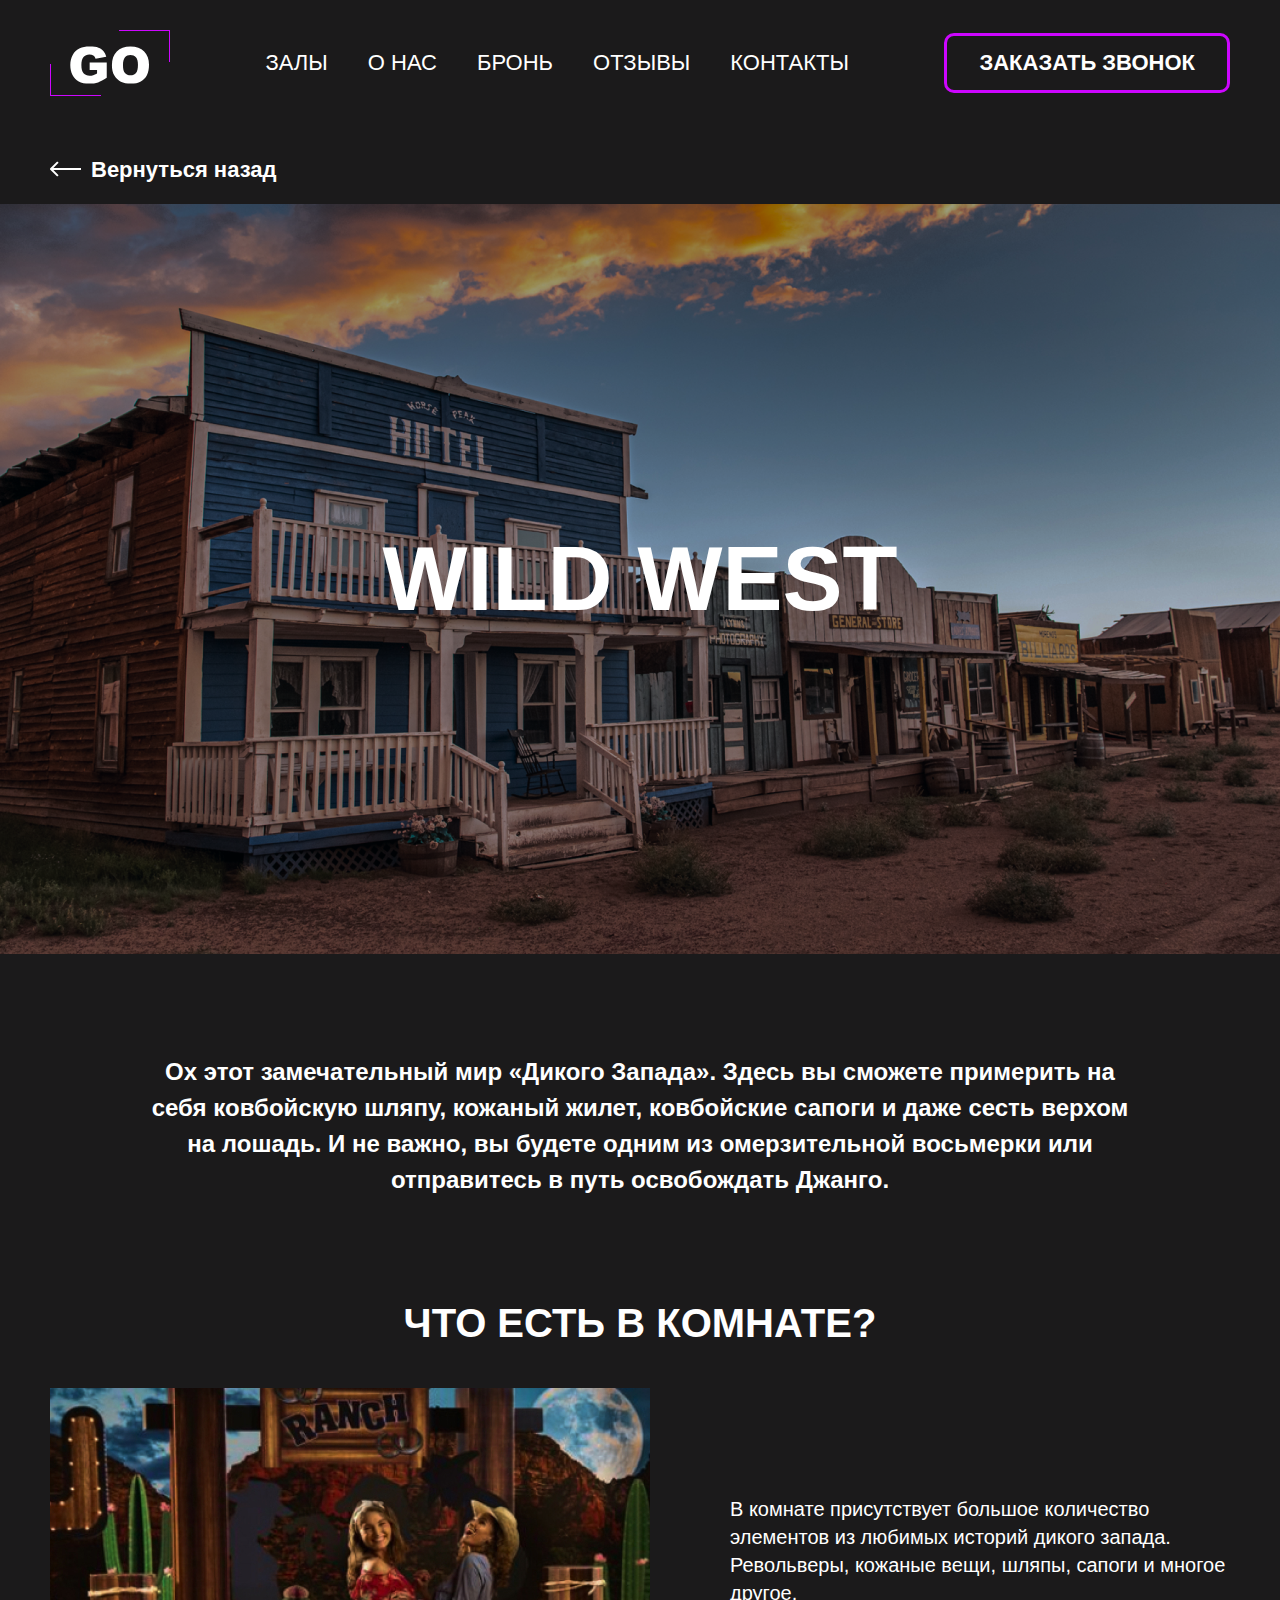
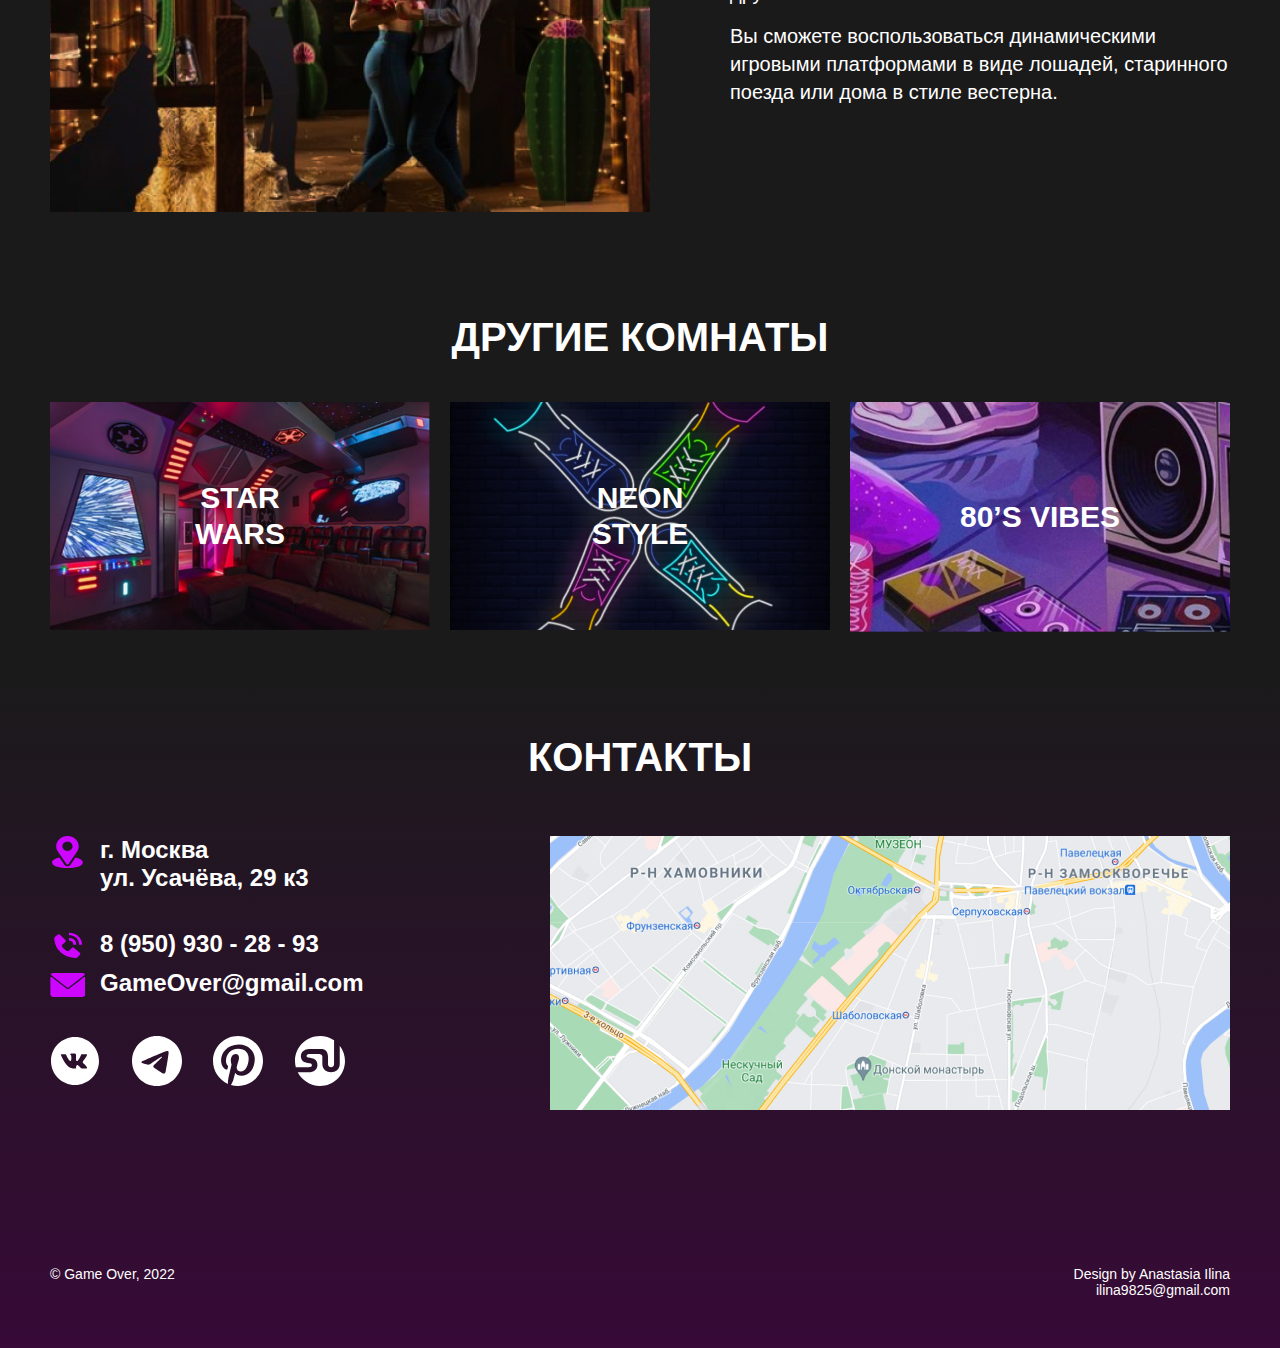
<file: wildwest.html>
<!DOCTYPE html>
<html lang="ru">
  <head>
    <meta charset="UTF-8" />
    <meta name="viewport" content="width=device-width, initial-scale=1.0" />
    <link rel="icon" type="image/svg+xml" href="img/favicon.svg" />
    <link rel="icon" type="image/png" href="img/favicon.png" />
    <link rel="stylesheet" href="css/style.css" />
    <title>GO</title>
  </head>
  <body>
    <header class="header-room">
      <div class="container">
        <nav class="header-room__nav">
          <button class="burger"><span></span><span></span><span></span></button>
          <img class="header-room__img" src="img/logo-header.svg" alt="Логотип GO" />
          <ul class="header-room__list">
            <li><a class="header-room__link" href="index.html#halls">Залы</a></li>
            <li><a class="header-room__link" href="index.html#about">О нас</a></li>
            <li><a class="header-room__link" href="index.html#reserve">Бронь</a></li>
            <li><a class="header-room__link" href="index.html#reviews">Отзывы</a></li>
            <li><a class="header-room__link" href="index.html#contacts">Контакты</a></li>
          </ul>
          <button class="header-room__button" href="#">Заказать звонок</button>
        </nav>
        <a class="goto" href="index.html">Вернуться назад</a>
      </div>
    </header>

    <main>
      <section class="banner-room">
        <h2 class="banner-room__title banner-room__title_wild">wild west</h2>
        <div class="container">
          <p class="banner-room__text">
            Ох этот замечательный мир «Дикого Запада». Здесь вы сможете примерить на себя ковбойскую шляпу, кожаный жилет, ковбойские сапоги и даже сесть верхом на лошадь. И не важно, вы будете одним
            из омерзительной восьмерки или отправитесь в путь освобождать Джанго.
          </p>
        </div>
      </section>

      <section class="available-room">
        <div class="container">
          <h2 class="available-room__title title">Что есть в комнате?</h2>
          <div class="available-room__content">
            <div class="available-room__picture">
              <img class="available-room__img" src="img/room/wild_w.jpg" alt="" />
            </div>
            <div class="available-room__block">
              <p class="available-room__text">В комнате присутствует большое количество элементов из любимых историй дикого запада. Револьверы, кожаные вещи, шляпы, сапоги и многое другое.</p>
              <p class="available-room__text">Вы сможете воспользоваться динамическими игровыми платформами в виде лошадей, старинного поезда или дома в стиле вестерна.</p>
            </div>
          </div>
        </div>
      </section>

      <section class="room">
        <div class="container">
          <h2 class="room__title title">Другие комнаты</h2>
          <ul class="room__list">

            <li class="room__item">
              <a class="room__link room__link_star" href="starwars.html">Star<span class="room__span">wars</span></a>
            </li>

            <li class="room__item">
              <a class="room__link room__link_neon" href="neonstyle.html">Neon<span class="room__span">style</span></a>
            </li>

            <li class="room__item">
              <a class="room__link room__link_vibes80" href="vibes.html">80’s<span class="room__span">vibes</span></a>
              <a class="room__link room__link_vibes" href="vibes.html">80’s vibes</a>
            </li>
          </ul>
        </div>
      </section>
    </main>
    <footer class="footer" id="contacts">
      <div class="container">
        <h2 class="footer__title title">Контакты</h2>

        <div class="footer__block">
          <div class="footer__contacts">
            <address class="footer__address address">
              <p class="address__link address__contacts address__contacts_bg_cart">г. Москва ул.&nbsp;Усачёва,&nbsp;29 к3</p>
              <a class="address__link address__contacts address__contacts_bg_tel" href="tel:89509302893">8 (950) 930 - 28 - 93</a>
              <a class="address__link address__contacts address__contacts_bg_mail" href="mailto:gameover@gmail.com">GameOver@gmail.com</a>
            </address>

            <ul class="social">
              <li class="social__item">
                <a class="social__link" href="#">
                  <svg width="50" height="50" viewbox="0 0 50 50" fill="currentColor" xmlns="http://www.w3.org/2000/svg">
                    <path
                      d="M24.9999 1C11.7449 1 0.999878 11.745 0.999878 25C0.999878 38.255 11.7449 49 24.9999 49C38.2549 49 48.9999 38.255 48.9999 25C48.9999 11.745 38.2549 1 24.9999 1ZM34.2299 28.0775C34.2299 28.0775 36.3524 30.1725 36.8749 31.145C36.8899 31.165 36.8974 31.185 36.9024 31.195C37.1149 31.5525 37.1649 31.83 37.0599 32.0375C36.8849 32.3825 36.2849 32.5525 36.0799 32.5675H32.3299C32.0699 32.5675 31.5249 32.5 30.8649 32.045C30.3574 31.69 29.8574 31.1075 29.3699 30.54C28.6424 29.695 28.0124 28.965 27.3774 28.965C27.2967 28.9649 27.2166 28.9775 27.1399 29.0025C26.6599 29.1575 26.0449 29.8425 26.0449 31.6675C26.0449 32.2375 25.5949 32.565 25.2774 32.565H23.5599C22.9749 32.565 19.9274 32.36 17.2274 29.5125C13.9224 26.025 10.9474 19.03 10.9224 18.965C10.7349 18.5125 11.1224 18.27 11.5449 18.27H15.3324C15.8374 18.27 16.0024 18.5775 16.1174 18.85C16.2524 19.1675 16.7474 20.43 17.5599 21.85C18.8774 24.165 19.6849 25.105 20.3324 25.105C20.4538 25.1036 20.573 25.0727 20.6799 25.015C21.5249 24.545 21.3674 21.5325 21.3299 20.9075C21.3299 20.79 21.3274 19.56 20.8949 18.97C20.5849 18.5425 20.0574 18.38 19.7374 18.32C19.8669 18.1413 20.0375 17.9964 20.2349 17.8975C20.8149 17.6075 21.8599 17.565 22.8974 17.565H23.4749C24.5999 17.58 24.8899 17.6525 25.2974 17.755C26.1224 17.9525 26.1399 18.485 26.0674 20.3075C26.0449 20.825 26.0224 21.41 26.0224 22.1C26.0224 22.25 26.0149 22.41 26.0149 22.58C25.9899 23.5075 25.9599 24.56 26.6149 24.9925C26.7003 25.0461 26.799 25.0746 26.8999 25.075C27.1274 25.075 27.8124 25.075 29.6674 21.8925C30.2395 20.8681 30.7366 19.8037 31.1549 18.7075C31.1924 18.6425 31.3024 18.4425 31.4324 18.365C31.5283 18.3161 31.6347 18.2912 31.7424 18.2925H36.1949C36.6799 18.2925 37.0124 18.365 37.0749 18.5525C37.1849 18.85 37.0549 19.7575 35.0224 22.51L34.1149 23.7075C32.2724 26.1225 32.2724 26.245 34.2299 28.0775Z"
                    />
                  </svg>
                </a>
              </li>

              <li class="social__item">
                <a class="social__link" href="#">
                  <svg width="50" height="50" viewbox="0 0 50 50" fill="currentColor" xmlns="http://www.w3.org/2000/svg">
                    <path
                      d="M49.9999 25C49.9999 31.6304 47.366 37.9893 42.6775 42.6777C37.9891 47.3661 31.6303 50 24.9999 50C18.3695 50 12.0106 47.3661 7.32221 42.6777C2.6338 37.9893 -0.00012207 31.6304 -0.00012207 25C-0.00012207 18.3696 2.6338 12.0107 7.32221 7.32233C12.0106 2.63392 18.3695 0 24.9999 0C31.6303 0 37.9891 2.63392 42.6775 7.32233C47.366 12.0107 49.9999 18.3696 49.9999 25ZM25.8968 18.4563C23.4655 19.4688 18.603 21.5625 11.3155 24.7375C10.1343 25.2062 9.51238 25.6687 9.45613 26.1187C9.36238 26.8781 10.3155 27.1781 11.6124 27.5875L12.1593 27.7594C13.4343 28.175 15.153 28.6594 16.0436 28.6781C16.8561 28.6969 17.7593 28.3656 18.7561 27.6781C25.5655 23.0813 29.0811 20.7594 29.2999 20.7094C29.4561 20.6719 29.6749 20.6281 29.8186 20.7594C29.9655 20.8875 29.9499 21.1344 29.9343 21.2C29.8405 21.6031 26.0999 25.0781 24.1655 26.8781C23.5624 27.4406 23.1343 27.8375 23.0468 27.9281C22.8541 28.125 22.6582 28.3188 22.4593 28.5094C21.2718 29.6531 20.3843 30.5094 22.5061 31.9094C23.528 32.5844 24.3468 33.1375 25.1624 33.6937C26.0499 34.3 26.9374 34.9031 28.0874 35.6594C28.378 35.8469 28.6593 36.05 28.9311 36.2437C29.9655 36.9812 30.8999 37.6437 32.0468 37.5375C32.7155 37.475 33.4061 36.85 33.7561 34.975C34.5843 30.5469 36.2124 20.9562 36.5874 17.0031C36.6103 16.6745 36.5966 16.3444 36.5468 16.0187C36.5173 15.756 36.3902 15.5139 36.1905 15.3406C35.9062 15.1443 35.5672 15.0427 35.2218 15.05C34.2843 15.0656 32.8374 15.5688 25.8968 18.4563Z"
                    />
                  </svg>
                </a>
              </li>

              <li class="social__item">
                <a class="social__link" href="#">
                  <svg width="50" height="50" viewbox="0 0 50 50" fill="currentColor" xmlns="http://www.w3.org/2000/svg">
                    <path
                      d="M25.0005 0C11.1947 0 -0.000152588 11.1936 -0.000152588 25.0006C-0.000152588 35.2378 6.15562 44.0314 14.9646 47.8981C14.8941 46.1526 14.9511 44.0558 15.3998 42.159C15.8806 40.1282 18.6165 28.5359 18.6165 28.5359C18.6165 28.5359 17.8178 26.9397 17.8178 24.5808C17.8178 20.8763 19.9652 18.1077 22.6383 18.1077C24.912 18.1077 26.0107 19.8154 26.0107 21.8609C26.0107 24.1468 24.5537 27.5635 23.8037 30.7327C23.1768 33.3859 25.1338 35.5481 27.7498 35.5481C32.4864 35.5481 35.6761 29.4647 35.6761 22.2558C35.6761 16.7782 31.9864 12.6769 25.2742 12.6769C17.6902 12.6769 12.9659 18.3321 12.9659 24.6487C12.9659 26.8282 13.6082 28.3635 14.6146 29.5513C15.0768 30.0981 15.1409 30.318 14.9736 30.9462C14.8537 31.4058 14.5781 32.5128 14.4646 32.9519C14.2986 33.5853 13.7857 33.8109 13.2127 33.5776C9.71972 32.1513 8.0928 28.3263 8.0928 24.0263C8.0928 16.9237 14.0819 8.40898 25.9601 8.40898C35.5056 8.40898 41.7877 15.316 41.7877 22.732C41.7877 32.5378 36.3351 39.8647 28.2979 39.8647C25.5998 39.8647 23.0607 38.4051 22.1909 36.7487C22.1909 36.7487 20.7396 42.5077 20.4325 43.6218C19.9024 45.5494 18.8646 47.4763 17.9159 48.9769C20.2162 49.6571 22.6024 50.0025 25.0011 50.0026C38.8063 50.0013 49.9998 38.8071 49.9998 25.0006C49.9998 11.1936 38.8063 0 25.0005 0Z"
                    />
                  </svg>
                </a>
              </li>

              <li class="social__item">
                <a class="social__link" href="#">
                  <svg width="50" height="50" viewbox="0 0 50 50" fill="currentColor" xmlns="http://www.w3.org/2000/svg">
                    <path
                      fill-rule="evenodd"
                      clip-rule="evenodd"
                      d="M44.7441 9.66919C48.1583 14.0494 50.0085 19.4463 49.9999 24.9999C49.9999 38.8051 38.805 49.9999 25.0006 49.9999C15.2871 49.9999 6.86597 44.4576 2.72751 36.3647H13.6237C18.816 36.3647 22.4429 33.566 22.4429 29.0923C22.4429 19.6108 11.5051 23.4737 11.5051 20.1089C11.5051 18.4878 12.8057 17.898 15.1858 17.898H22.7692C24.8711 17.898 27.3435 18.275 27.3435 20.5685V28.1243C27.3435 33.5955 31.6159 36.364 36.0441 36.364C40.548 36.364 44.7435 33.5955 44.7435 28.1243V9.66919H44.7441Z"
                    />
                    <path
                      fill-rule="evenodd"
                      clip-rule="evenodd"
                      d="M25.0005 2.43241e-05C30.0173 -0.00698868 34.919 1.50262 39.0626 4.33079V28.3013C39.0626 29.9628 37.7037 31.3224 36.0447 31.3224C34.3838 31.3224 33.0261 29.9628 33.0261 28.3013V21.1186C33.0261 15.3846 30.1242 12.9994 26.3447 12.9994H14.0441C9.59088 12.9994 5.89665 15.834 5.89665 20.3289C5.89665 22.6289 6.8819 25.9994 11.5415 26.8353C15.337 27.5186 16.8351 27.3199 16.8351 29.3506C16.8351 31.3224 14.6261 31.3224 11.7101 31.3224H0.808189C0.269676 29.2582 -0.0019826 27.1334 -0.000143311 25C-0.000143311 11.1981 11.196 2.43241e-05 25.0005 2.43241e-05Z"
                    />
                  </svg>
                </a>
              </li>
            </ul>
          </div>
          <div class="footer__picture">
            <img class="footer__img" src="img/map.jpg" alt="карта" />
          </div>
        </div>
        <div class="copyright">
          <p class="footer__text">© Game Over, 2022</p>
          <div class="copyright__block">
            <p class="footer__text">Design by Anastasia Ilina</p>
            <p class="footer__text">ilina9825@gmail.com</p>
          </div>
        </div>
      </div>
    </footer>
  </body>
</html>
</file>
<file: css/style.css>
@import "var.css";
@import "normalize.css";
@import "global.css";
@import "header.css";
@import "banner.css";
@import "promo.css";
@import "halls.css";
@import "reserve.css";
@import "about.css";
@import "reviews.css";
@import "questions.css";
@import "footer.css";
@import "header-room.css";
@import "banner-room.css";
@import "available-room.css";
@import "room.css";
</file>
